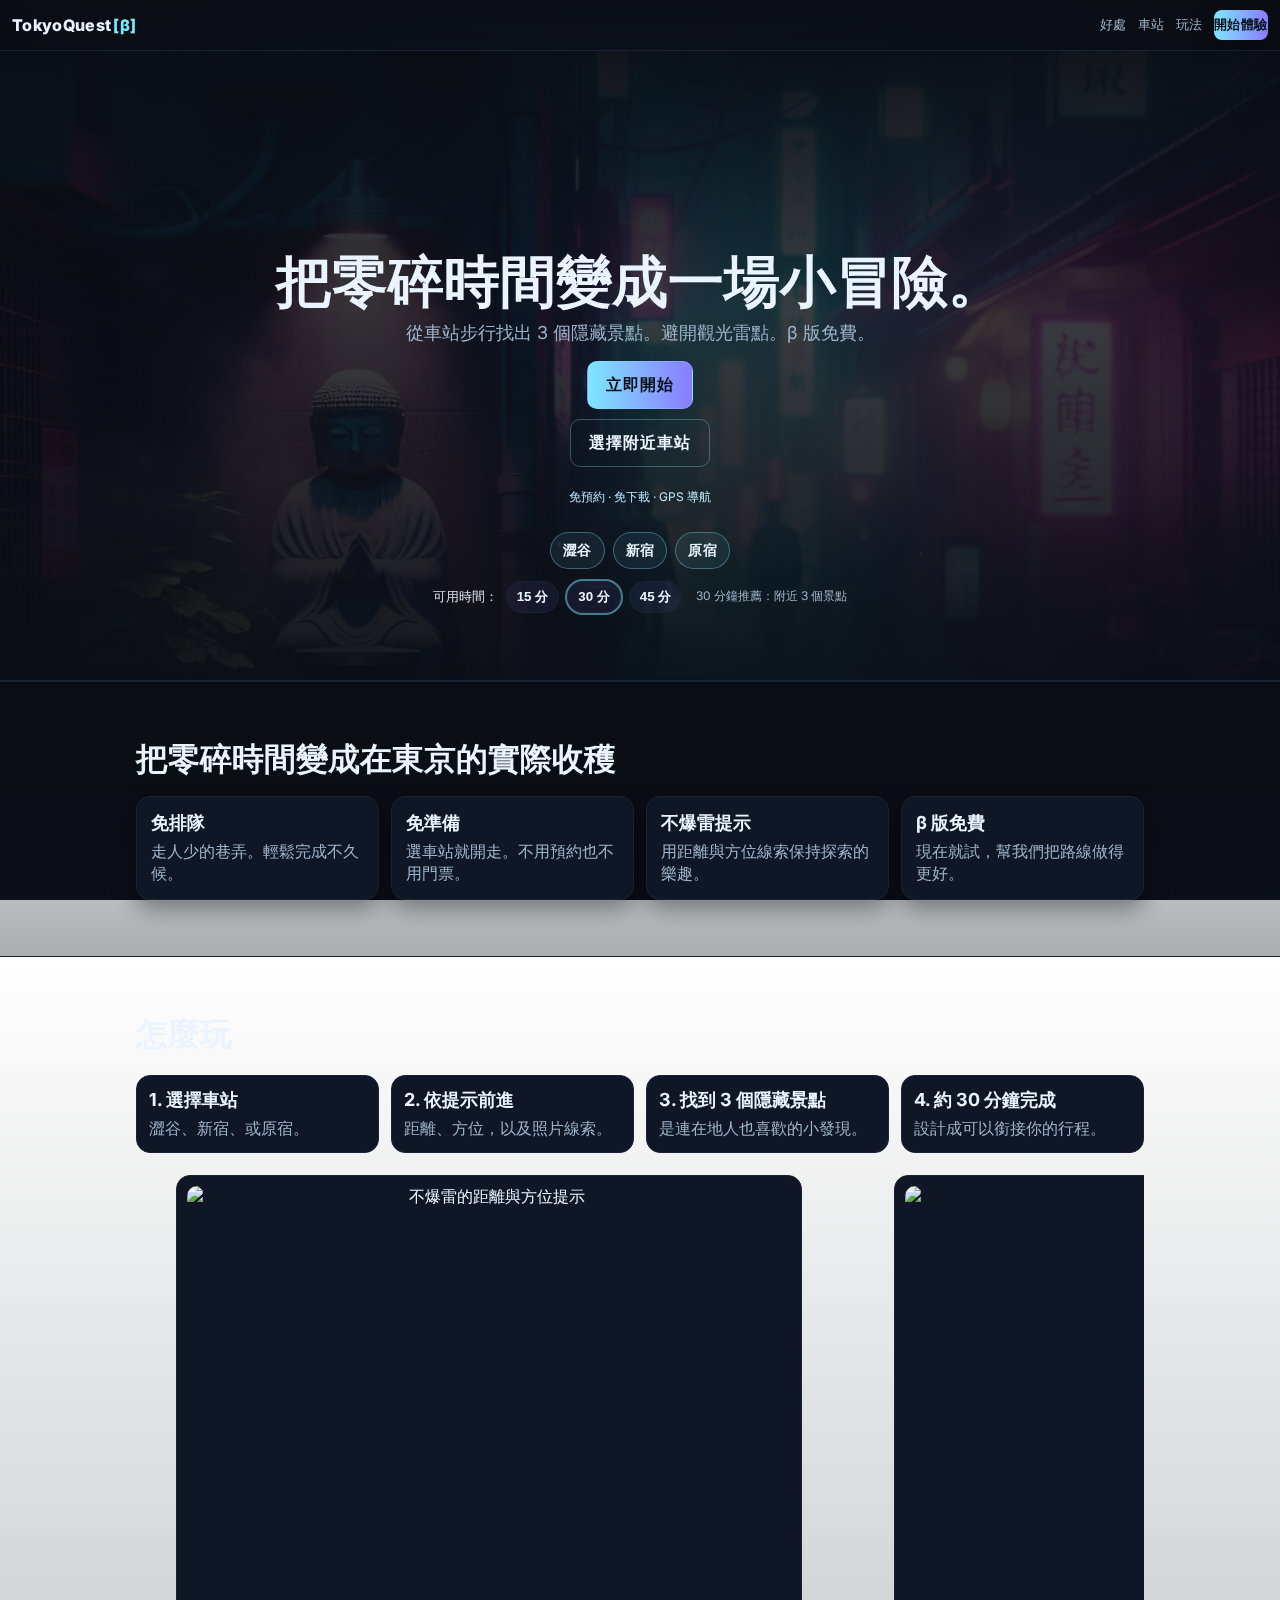
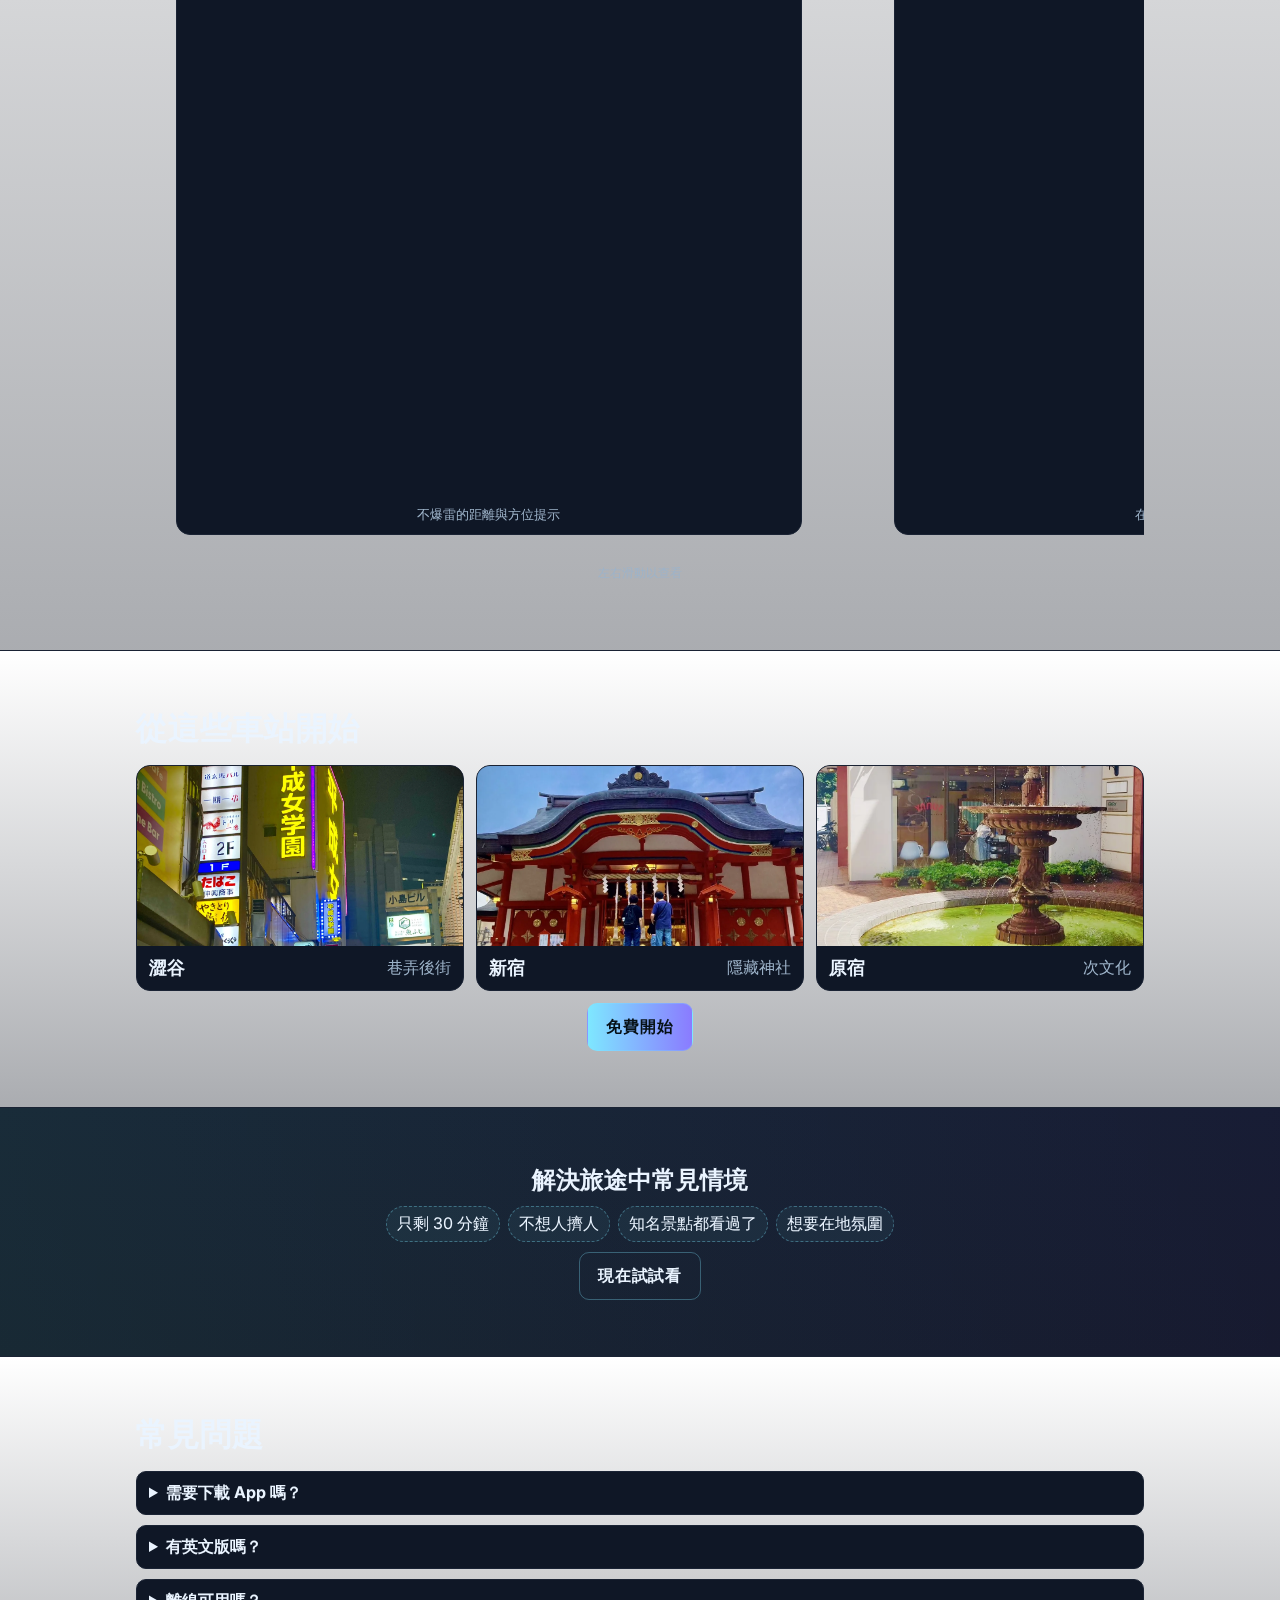
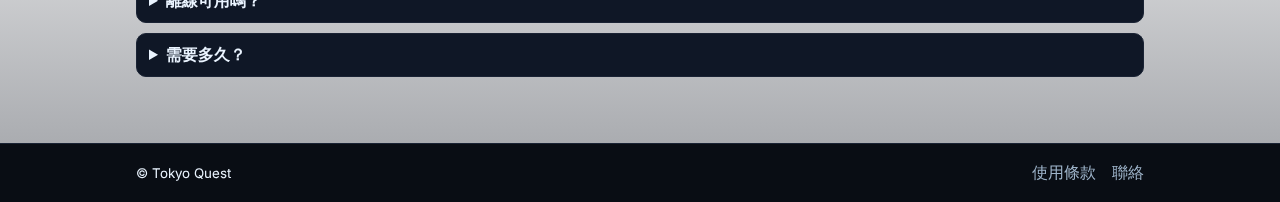
<file: index.html>
<!DOCTYPE html>
<html lang="zh-Hant">
<head>
  <!-- Google tag (gtag.js) -->
<script async src="https://www.googletagmanager.com/gtag/js?id=AW-17149772539"></script>
<script>
  window.dataLayer = window.dataLayer || [];
  function gtag(){dataLayer.push(arguments);}
  gtag('js', new Date());

  gtag('config', 'AW-17149772539');
</script>
  <meta charset="UTF-8" />
  <meta name="viewport" content="width=device-width, initial-scale=1, viewport-fit=cover" />
  <title>Tokyo Quest — 把空檔變成小冒險</title>
  <meta name="description" content="在東京車站附近還有 30 分鐘？選一個任務，走訪 3 個隱藏景點。免預約、免下載。β 版免費。" />

  <!-- Fonts -->
  <link rel="preconnect" href="https://fonts.googleapis.com" />
  <link rel="preconnect" href="https://fonts.gstatic.com" crossorigin />
  <link href="https://fonts.googleapis.com/css2?family=Inter:wght@400;600;700;800&display=swap" rel="stylesheet" />

  <!-- Styles -->
  <link rel="stylesheet" href="./styles-b.css" />

  <!-- Open Graph -->
  <meta property="og:title" content="Tokyo Quest — 把空檔變成小冒險" />
  <meta property="og:description" content="選車站，照提示前進。約 30 分鐘找到 3 個隱藏景點。β 版免費。" />
  <meta property="og:type" content="website" />
  <meta property="og:url" content="https://tokyo-quest.com/zh" />
  <meta property="og:image" content="https://tokyo-quest.com/zh/og-image.jpg" />

  <!-- Favicons (reuse existing PNG) -->
  <link rel="icon" type="image/png" sizes="32x32" href="./favicon.png" />
  <link rel="icon" type="image/png" sizes="192x192" href="./favicon.png" />
  <link rel="apple-touch-icon" href="./favicon.png" />
  <meta name="theme-color" content="#0a0d14" />
  <meta name="apple-mobile-web-app-capable" content="yes" />
  <meta name="format-detection" content="telephone=no" />
</head>
<body>
  <a class="skip-link" href="#main">跳到主內容</a>
  <div class="progress-bar" aria-hidden="true"></div>

  <header class="site-header" role="banner">
    <a class="brand" href="https://tokyo-quest.com/zh" aria-label="Tokyo Quest 首頁">
      <span class="brand-mark">TokyoQuest<span class="beta">[β]</span></span>
    </a>
    <button class="menu-toggle" aria-controls="primary-nav" aria-expanded="false">選單</button>
    <nav id="primary-nav" class="top-nav" aria-label="主導覽">
      <a class="nav-link" href="#benefits">好處</a>
      <a class="nav-link" href="#stations">車站</a>
      <a class="nav-link" href="#how">玩法</a>
      <a class="nav-link cta" href="https://tokyo-quest.com/zh" data-cta="top">開始體驗</a>
    </nav>
  </header>
  <div class="nav-backdrop" hidden></div>

  <!-- HERO -->
  <main id="main">
  <section class="hero" aria-label="主視覺">
    <picture>
      <img class="hero-bg" src="./assets/hero.jpg" alt="" aria-hidden="true" width="1920" height="1080" sizes="100vw" fetchpriority="high" decoding="async" />
    </picture>
    <div class="hero-overlay"></div>
    <div class="hero-inner container">
      <h1>把零碎時間變成一場小冒險。</h1>
      <p class="sub">從車站步行找出 3 個隱藏景點。避開觀光雷點。β 版免費。</p>
      <div class="hero-cta">
        <a class="btn primary" href="https://tokyo-quest.com/zh" data-cta="hero">立即開始</a>
        <a class="btn ghost" href="#stations">選擇附近車站</a>
        <p class="trust">免預約 · 免下載 · GPS 導航</p>
      </div>

      <!-- Quick station pills (primary test lever) -->
      <div class="station-pills" id="stations-quick">
        <a class="pill" data-cta="pill" href="https://tokyo-quest.com/zh/select?location=Shibuya" aria-label="選擇澀谷任務">澀谷</a>
        <a class="pill" data-cta="pill" href="https://tokyo-quest.com/zh/select?location=Shinjuku" aria-label="選擇新宿任務">新宿</a>
        <a class="pill" data-cta="pill" href="https://tokyo-quest.com/zh/select?location=Harajuku" aria-label="選擇原宿任務">原宿</a>
      </div>

      <!-- Time intent switch -->
      <div class="time-band" role="group" aria-label="可用時間">
        <span class="time-label">可用時間：</span>
        <button class="time-btn" data-min="15">15 分</button>
        <button class="time-btn is-active" data-min="30">30 分</button>
        <button class="time-btn" data-min="45">45 分</button>
        <span class="time-hint" id="time-hint">30 分鐘推薦：附近 3 個景點</span>
      </div>
    </div>
  </section>

  <!-- BENEFITS (copy-first) -->
  <section id="benefits" class="section benefits">
    <div class="container">
      <h2 class="section-title">把零碎時間變成在東京的實際收穫</h2>
      <div class="benefit-grid">
        <article class="b-card">
          <h3>免排隊</h3>
          <p>走人少的巷弄。輕鬆完成不久候。</p>
        </article>
        <article class="b-card">
          <h3>免準備</h3>
          <p>選車站就開走。不用預約也不用門票。</p>
        </article>
        <article class="b-card">
          <h3>不爆雷提示</h3>
          <p>用距離與方位線索保持探索的樂趣。</p>
        </article>
        <article class="b-card">
          <h3>β 版免費</h3>
          <p>現在就試，幫我們把路線做得更好。</p>
        </article>
      </div>
    </div>
  </section>

  <!-- HOW IT WORKS -->
  <section id="how" class="section how">
    <div class="container">
      <h2 class="section-title">怎麼玩</h2>
      <ol class="steps">
        <li class="step">
          <h3>1. 選擇車站</h3>
          <p>澀谷、新宿、或原宿。</p>
        </li>
        <li class="step">
          <h3>2. 依提示前進</h3>
          <p>距離、方位，以及照片線索。</p>
        </li>
        <li class="step">
          <h3>3. 找到 3 個隱藏景點</h3>
          <p>是連在地人也喜歡的小發現。</p>
        </li>
        <li class="step">
          <h3>4. 約 30 分鐘完成</h3>
          <p>設計成可以銜接你的行程。</p>
        </li>
      </ol>

      <!-- In-app screenshot carousel -->
      <div class="shots" role="region" aria-label="App 螢幕截圖">
        <figure class="shot">
          <img class="lazy" data-src="./assets/screen-01.webp" alt="不爆雷的距離與方位提示" width="710" height="1075" sizes="(max-width: 720px) 80vw, 420px" />
          <figcaption>不爆雷的距離與方位提示</figcaption>
        </figure>
        <figure class="shot">
          <img class="lazy" data-src="./assets/screen-02.webp" alt="可遊玩區域地圖" width="710" height="1075" sizes="(max-width: 720px) 80vw, 420px" />
          <figcaption>在地圖上查看可遊玩區域</figcaption>
        </figure>
        <figure class="shot">
          <img class="lazy" data-src="./assets/screen-03.webp" alt="每個景點的由來與小故事" width="710" height="1075" sizes="(max-width: 720px) 80vw, 420px" />
          <figcaption>每個景點的由來與小故事</figcaption>
        </figure>
      </div>
      <p class="scroll-hint" aria-hidden="true">左右滑動以查看</p>
    </div>
  </section>

  <!-- STATIONS -->
  <section id="stations" class="section stations">
    <div class="container">
      <h2 class="section-title">從這些車站開始</h2>
      <div class="station-grid">
        <a class="station-card" href="https://tokyo-quest.com/zh/select?location=Shibuya" aria-label="選擇澀谷任務">
          <img src="./assets/playareas-shibuya.webp" alt="澀谷區域" loading="lazy" sizes="(max-width: 720px) 100vw, 33vw" />
          <div class="meta">
            <h3>澀谷</h3>
            <p>巷弄後街</p>
          </div>
        </a>
        <a class="station-card" href="https://tokyo-quest.com/zh/select?location=Shinjuku" aria-label="選擇新宿任務">
          <img src="./assets/playareas-shinjuku.webp" alt="新宿區域" loading="lazy" sizes="(max-width: 720px) 100vw, 33vw" />
          <div class="meta">
            <h3>新宿</h3>
            <p>隱藏神社</p>
          </div>
        </a>
        <a class="station-card" href="https://tokyo-quest.com/zh/select?location=Harajuku" aria-label="選擇原宿任務">
          <img src="./assets/playareas-harajuku.webp" alt="原宿區域" loading="lazy" sizes="(max-width: 720px) 100vw, 33vw" />
          <div class="meta">
            <h3>原宿</h3>
            <p>次文化</p>
          </div>
        </a>
      </div>
      <div class="center">
        <a class="btn primary" href="https://tokyo-quest.com/zh" data-cta="mid">免費開始</a>
      </div>
    </div>
  </section>

  <!-- USE CASES band -->
  <section class="section band">
    <div class="container band-inner">
      <h2 class="band-title">解決旅途中常見情境</h2>
      <ul class="jobs">
        <li>只剩 30 分鐘</li>
        <li>不想人擠人</li>
        <li>知名景點都看過了</li>
        <li>想要在地氛圍</li>
      </ul>
      <a class="btn ghost" href="https://tokyo-quest.com/zh" data-cta="band">現在試試看</a>
    </div>
  </section>

  <!-- FAQ -->
  <section class="section faq">
    <div class="container">
      <h2 class="section-title">常見問題</h2>
      <details>
        <summary>需要下載 App 嗎？</summary>
        <p>不用。直接在瀏覽器執行。</p>
      </details>
      <details>
        <summary>有英文版嗎？</summary>
        <p>有。英語優先提供。</p>
      </details>
      <details>
        <summary>離線可用嗎？</summary>
        <p>需要 GPS 與基本網路連線。</p>
      </details>
      <details>
        <summary>需要多久？</summary>
        <p>每個任務約 30 分鐘。</p>
      </details>
    </div>
  </section>

  <!-- Sticky mobile CTA -->
  <div class="sticky-cta" role="region" aria-label="固定行動呼籲">
    <a class="btn primary" href="https://tokyo-quest.com/zh" data-cta="sticky">免費開始</a>
    <a class="btn ghost small" href="#stations">最近的車站</a>
  </div>

  </main>

  <footer class="site-footer" role="contentinfo">
    <div class="container footer-inner">
      <small>© Tokyo Quest</small>
      <nav aria-label="法務連結">
        <a class="footer-link" href="https://tokyo-quest.com/zh/terms" target="_blank" rel="noreferrer">使用條款</a>
        <a class="footer-link" href="mailto:kanetomo.seihyo@gmail.com">聯絡</a>
      </nav>
    </div>
  </footer>

  <script src="./main-b.js" defer></script>
</body>
</html>
</file>
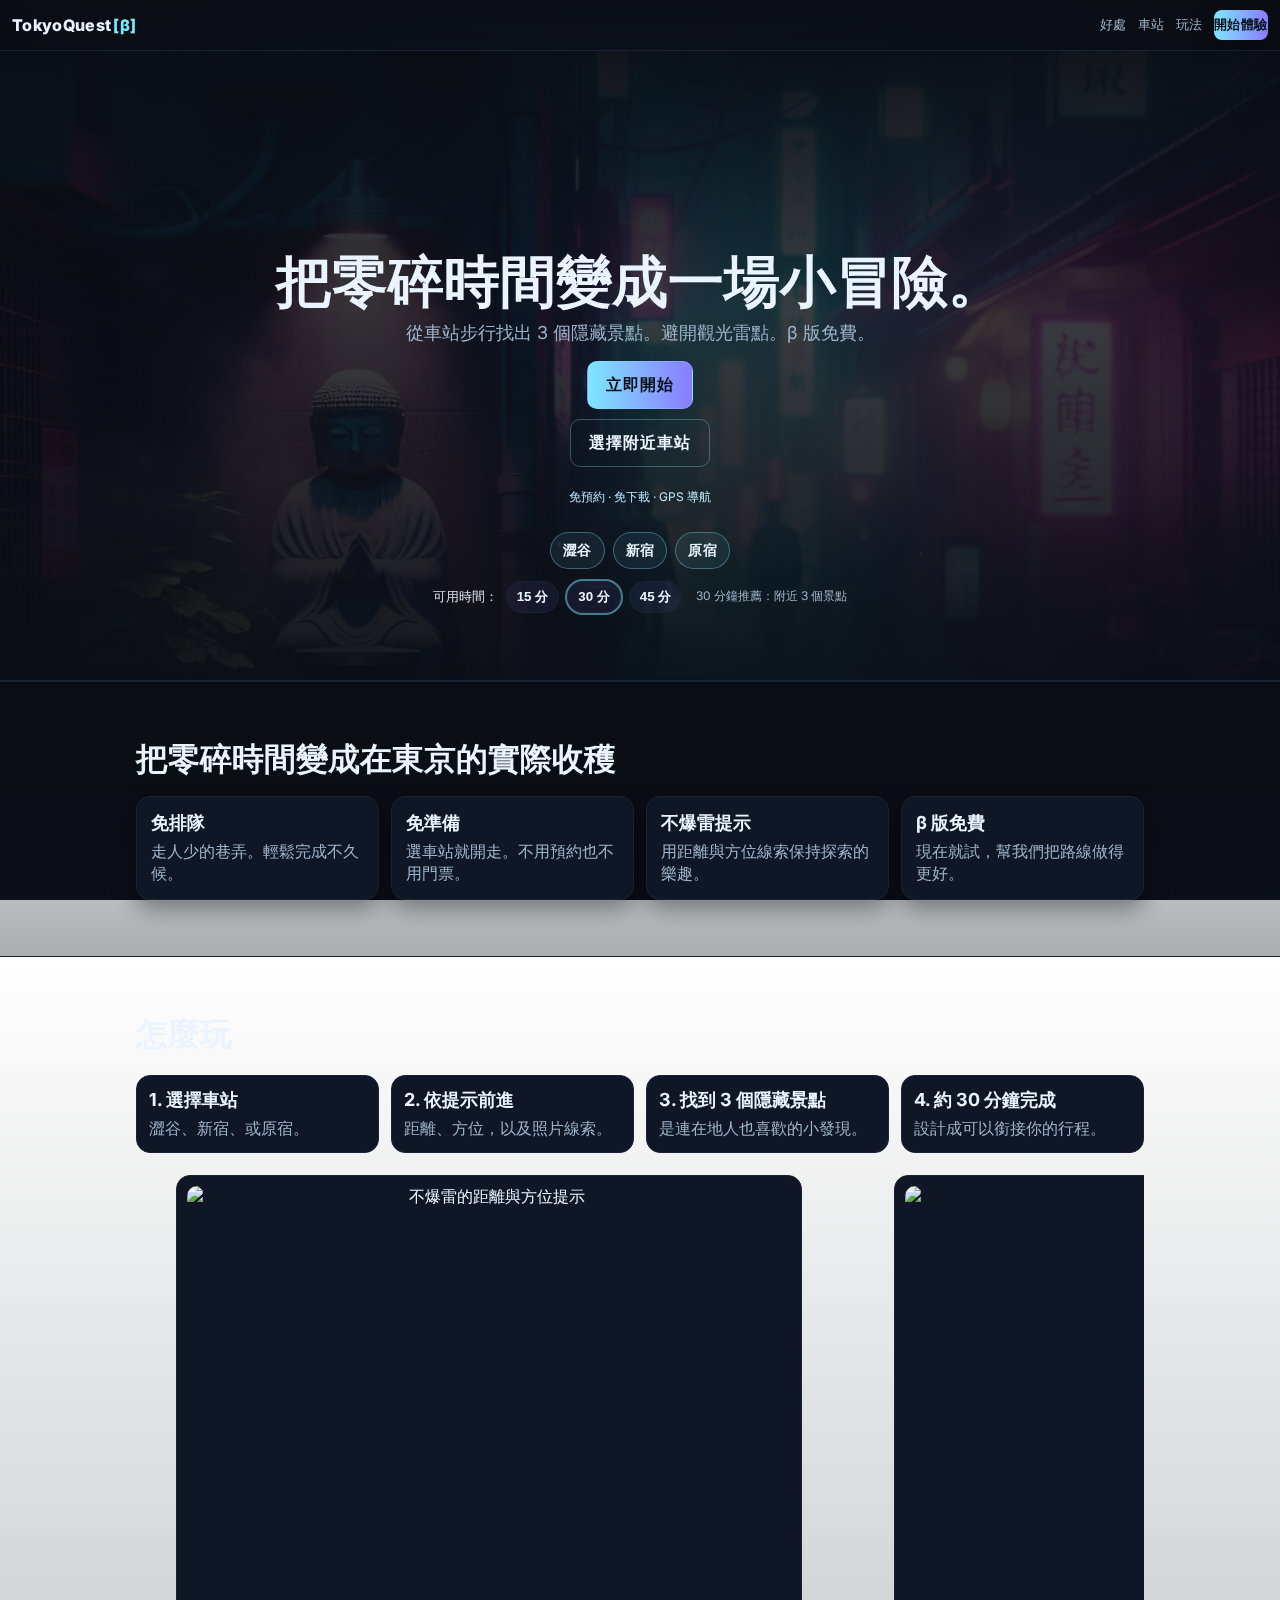
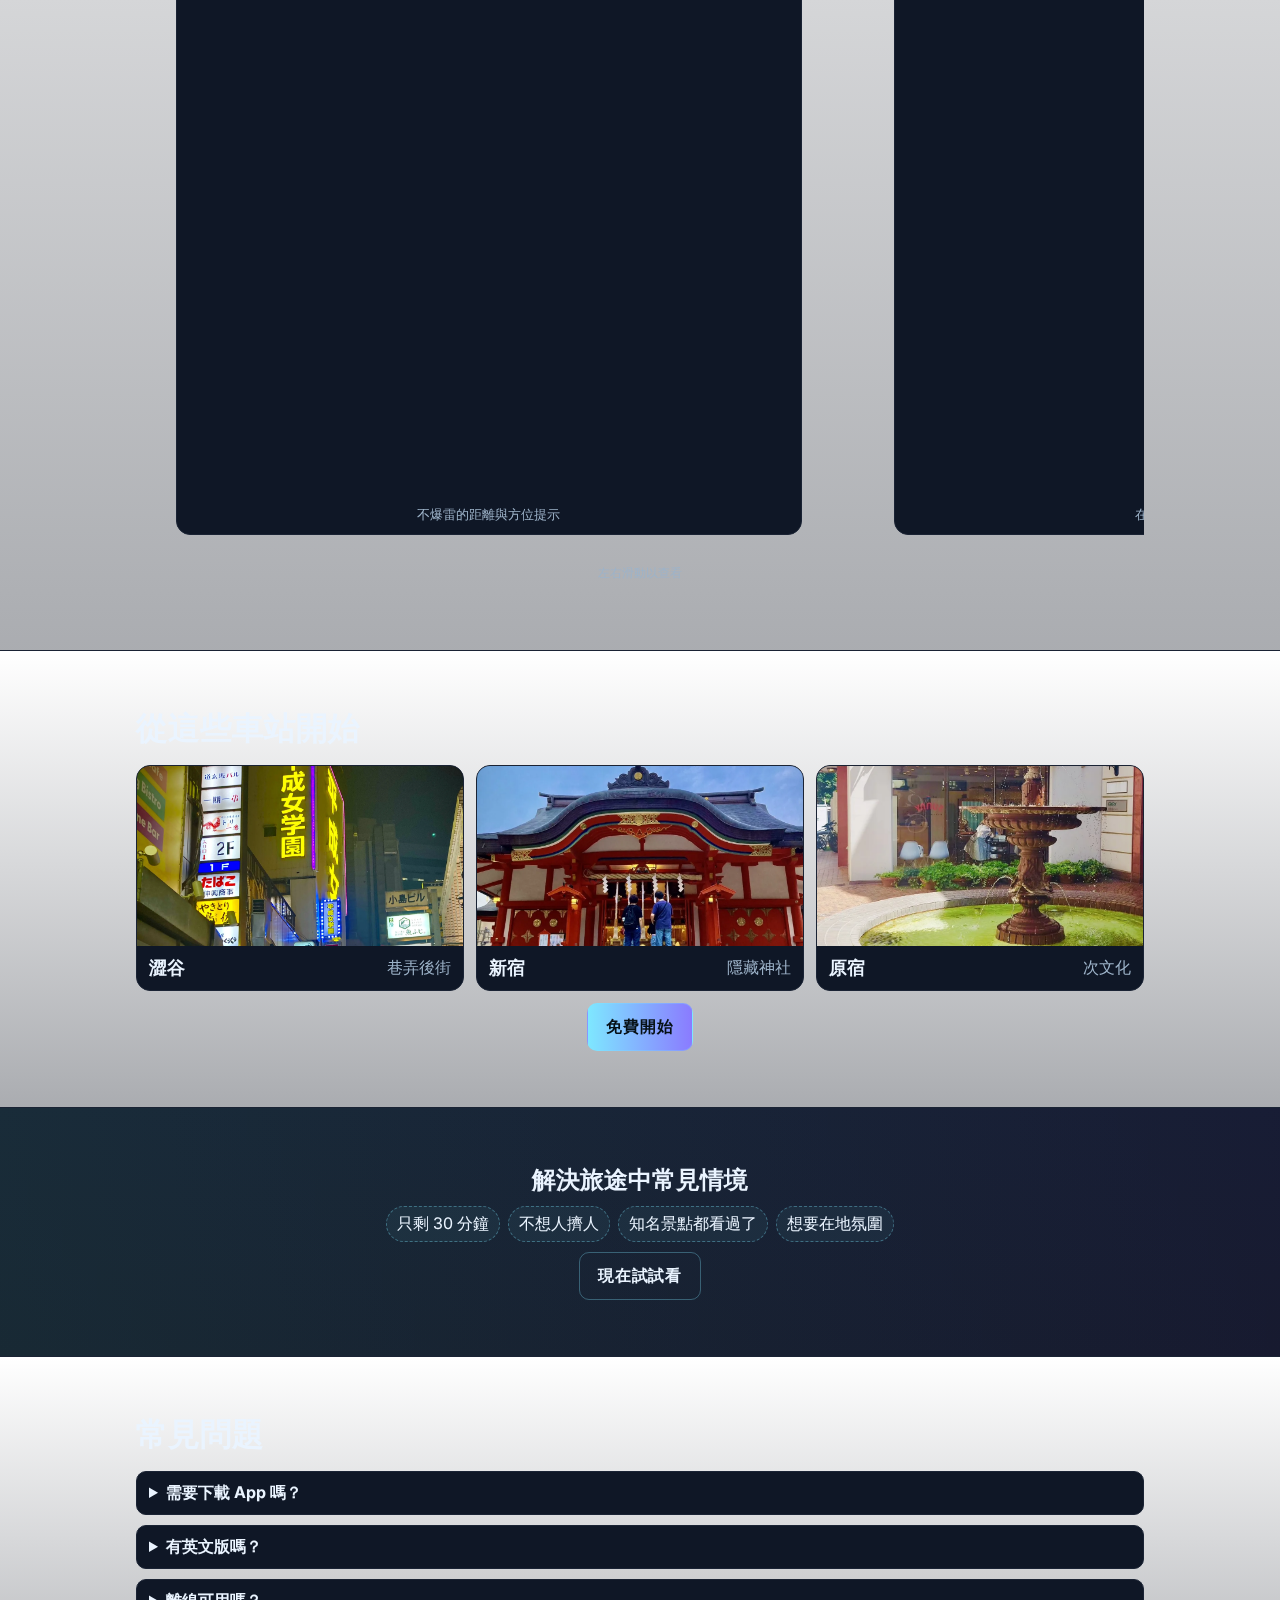
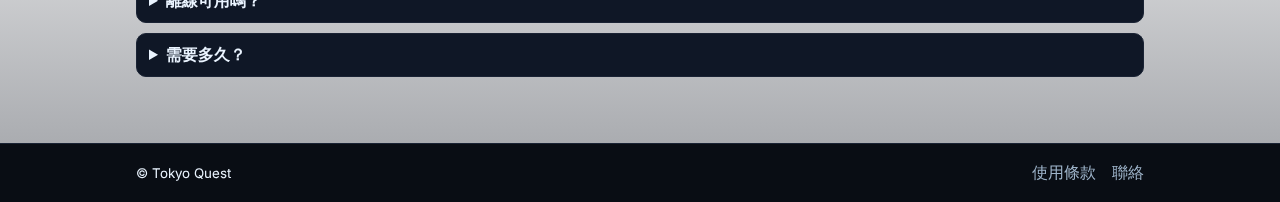
<file: index-b-zh.html>
<!DOCTYPE html>
<html lang="zh-Hant">
<head>
  <meta charset="UTF-8" />
  <meta name="viewport" content="width=device-width, initial-scale=1, viewport-fit=cover" />
  <title>Tokyo Quest — 把空檔變成小冒險</title>
  <meta name="description" content="在東京車站附近還有 30 分鐘？選一個任務，走訪 3 個隱藏景點。免預約、免下載。β 版免費。" />

  <!-- Fonts -->
  <link rel="preconnect" href="https://fonts.googleapis.com" />
  <link rel="preconnect" href="https://fonts.gstatic.com" crossorigin />
  <link href="https://fonts.googleapis.com/css2?family=Inter:wght@400;600;700;800&display=swap" rel="stylesheet" />

  <!-- Styles -->
  <link rel="stylesheet" href="./styles-b.css" />

  <!-- Open Graph -->
  <meta property="og:title" content="Tokyo Quest — 把空檔變成小冒險" />
  <meta property="og:description" content="選車站，照提示前進。約 30 分鐘找到 3 個隱藏景點。β 版免費。" />
  <meta property="og:type" content="website" />
  <meta property="og:url" content="https://tokyo-quest.com/zh" />
  <meta property="og:image" content="https://tokyo-quest.com/zh/og-image.jpg" />

  <!-- Favicons (reuse existing PNG) -->
  <link rel="icon" type="image/png" sizes="32x32" href="./favicon.png" />
  <link rel="icon" type="image/png" sizes="192x192" href="./favicon.png" />
  <link rel="apple-touch-icon" href="./favicon.png" />
  <meta name="theme-color" content="#0a0d14" />
  <meta name="apple-mobile-web-app-capable" content="yes" />
  <meta name="format-detection" content="telephone=no" />
</head>
<body>
  <a class="skip-link" href="#main">跳到主內容</a>
  <div class="progress-bar" aria-hidden="true"></div>

  <header class="site-header" role="banner">
    <a class="brand" href="https://tokyo-quest.com/zh" aria-label="Tokyo Quest 首頁">
      <span class="brand-mark">TokyoQuest<span class="beta">[β]</span></span>
    </a>
    <button class="menu-toggle" aria-controls="primary-nav" aria-expanded="false">選單</button>
    <nav id="primary-nav" class="top-nav" aria-label="主導覽">
      <a class="nav-link" href="#benefits">好處</a>
      <a class="nav-link" href="#stations">車站</a>
      <a class="nav-link" href="#how">玩法</a>
      <a class="nav-link cta" href="https://tokyo-quest.com/zh" data-cta="top">開始體驗</a>
    </nav>
  </header>
  <div class="nav-backdrop" hidden></div>

  <!-- HERO -->
  <main id="main">
  <section class="hero" aria-label="主視覺">
    <picture>
      <img class="hero-bg" src="./assets/hero.jpg" alt="" aria-hidden="true" width="1920" height="1080" sizes="100vw" fetchpriority="high" decoding="async" />
    </picture>
    <div class="hero-overlay"></div>
    <div class="hero-inner container">
      <h1>把零碎時間變成一場小冒險。</h1>
      <p class="sub">從車站步行找出 3 個隱藏景點。避開觀光雷點。β 版免費。</p>
      <div class="hero-cta">
        <a class="btn primary" href="https://tokyo-quest.com/zh" data-cta="hero">立即開始</a>
        <a class="btn ghost" href="#stations">選擇附近車站</a>
        <p class="trust">免預約 · 免下載 · GPS 導航</p>
      </div>

      <!-- Quick station pills (primary test lever) -->
      <div class="station-pills" id="stations-quick">
        <a class="pill" data-cta="pill" href="https://tokyo-quest.com/zh/select?location=Shibuya" aria-label="選擇澀谷任務">澀谷</a>
        <a class="pill" data-cta="pill" href="https://tokyo-quest.com/zh/select?location=Shinjuku" aria-label="選擇新宿任務">新宿</a>
        <a class="pill" data-cta="pill" href="https://tokyo-quest.com/zh/select?location=Harajuku" aria-label="選擇原宿任務">原宿</a>
      </div>

      <!-- Time intent switch -->
      <div class="time-band" role="group" aria-label="可用時間">
        <span class="time-label">可用時間：</span>
        <button class="time-btn" data-min="15">15 分</button>
        <button class="time-btn is-active" data-min="30">30 分</button>
        <button class="time-btn" data-min="45">45 分</button>
        <span class="time-hint" id="time-hint">30 分鐘推薦：附近 3 個景點</span>
      </div>
    </div>
  </section>

  <!-- BENEFITS (copy-first) -->
  <section id="benefits" class="section benefits">
    <div class="container">
      <h2 class="section-title">把零碎時間變成在東京的實際收穫</h2>
      <div class="benefit-grid">
        <article class="b-card">
          <h3>免排隊</h3>
          <p>走人少的巷弄。輕鬆完成不久候。</p>
        </article>
        <article class="b-card">
          <h3>免準備</h3>
          <p>選車站就開走。不用預約也不用門票。</p>
        </article>
        <article class="b-card">
          <h3>不爆雷提示</h3>
          <p>用距離與方位線索保持探索的樂趣。</p>
        </article>
        <article class="b-card">
          <h3>β 版免費</h3>
          <p>現在就試，幫我們把路線做得更好。</p>
        </article>
      </div>
    </div>
  </section>

  <!-- HOW IT WORKS -->
  <section id="how" class="section how">
    <div class="container">
      <h2 class="section-title">怎麼玩</h2>
      <ol class="steps">
        <li class="step">
          <h3>1. 選擇車站</h3>
          <p>澀谷、新宿、或原宿。</p>
        </li>
        <li class="step">
          <h3>2. 依提示前進</h3>
          <p>距離、方位，以及照片線索。</p>
        </li>
        <li class="step">
          <h3>3. 找到 3 個隱藏景點</h3>
          <p>是連在地人也喜歡的小發現。</p>
        </li>
        <li class="step">
          <h3>4. 約 30 分鐘完成</h3>
          <p>設計成可以銜接你的行程。</p>
        </li>
      </ol>

      <!-- In-app screenshot carousel -->
      <div class="shots" role="region" aria-label="App 螢幕截圖">
        <figure class="shot">
          <img class="lazy" data-src="./assets/screen-01.webp" alt="不爆雷的距離與方位提示" width="710" height="1075" sizes="(max-width: 720px) 80vw, 420px" />
          <figcaption>不爆雷的距離與方位提示</figcaption>
        </figure>
        <figure class="shot">
          <img class="lazy" data-src="./assets/screen-02.webp" alt="可遊玩區域地圖" width="710" height="1075" sizes="(max-width: 720px) 80vw, 420px" />
          <figcaption>在地圖上查看可遊玩區域</figcaption>
        </figure>
        <figure class="shot">
          <img class="lazy" data-src="./assets/screen-03.webp" alt="每個景點的由來與小故事" width="710" height="1075" sizes="(max-width: 720px) 80vw, 420px" />
          <figcaption>每個景點的由來與小故事</figcaption>
        </figure>
      </div>
      <p class="scroll-hint" aria-hidden="true">左右滑動以查看</p>
    </div>
  </section>

  <!-- STATIONS -->
  <section id="stations" class="section stations">
    <div class="container">
      <h2 class="section-title">從這些車站開始</h2>
      <div class="station-grid">
        <a class="station-card" href="https://tokyo-quest.com/zh/select?location=Shibuya" aria-label="選擇澀谷任務">
          <img src="./assets/playareas-shibuya.webp" alt="澀谷區域" loading="lazy" sizes="(max-width: 720px) 100vw, 33vw" />
          <div class="meta">
            <h3>澀谷</h3>
            <p>巷弄後街</p>
          </div>
        </a>
        <a class="station-card" href="https://tokyo-quest.com/zh/select?location=Shinjuku" aria-label="選擇新宿任務">
          <img src="./assets/playareas-shinjuku.webp" alt="新宿區域" loading="lazy" sizes="(max-width: 720px) 100vw, 33vw" />
          <div class="meta">
            <h3>新宿</h3>
            <p>隱藏神社</p>
          </div>
        </a>
        <a class="station-card" href="https://tokyo-quest.com/zh/select?location=Harajuku" aria-label="選擇原宿任務">
          <img src="./assets/playareas-harajuku.webp" alt="原宿區域" loading="lazy" sizes="(max-width: 720px) 100vw, 33vw" />
          <div class="meta">
            <h3>原宿</h3>
            <p>次文化</p>
          </div>
        </a>
      </div>
      <div class="center">
        <a class="btn primary" href="https://tokyo-quest.com/zh" data-cta="mid">免費開始</a>
      </div>
    </div>
  </section>

  <!-- USE CASES band -->
  <section class="section band">
    <div class="container band-inner">
      <h2 class="band-title">解決旅途中常見情境</h2>
      <ul class="jobs">
        <li>只剩 30 分鐘</li>
        <li>不想人擠人</li>
        <li>知名景點都看過了</li>
        <li>想要在地氛圍</li>
      </ul>
      <a class="btn ghost" href="https://tokyo-quest.com/zh" data-cta="band">現在試試看</a>
    </div>
  </section>

  <!-- FAQ -->
  <section class="section faq">
    <div class="container">
      <h2 class="section-title">常見問題</h2>
      <details>
        <summary>需要下載 App 嗎？</summary>
        <p>不用。直接在瀏覽器執行。</p>
      </details>
      <details>
        <summary>有英文版嗎？</summary>
        <p>有。英語優先提供。</p>
      </details>
      <details>
        <summary>離線可用嗎？</summary>
        <p>需要 GPS 與基本網路連線。</p>
      </details>
      <details>
        <summary>需要多久？</summary>
        <p>每個任務約 30 分鐘。</p>
      </details>
    </div>
  </section>

  <!-- Sticky mobile CTA -->
  <div class="sticky-cta" role="region" aria-label="固定行動呼籲">
    <a class="btn primary" href="https://tokyo-quest.com/zh" data-cta="sticky">免費開始</a>
    <a class="btn ghost small" href="#stations">最近的車站</a>
  </div>

  </main>

  <footer class="site-footer" role="contentinfo">
    <div class="container footer-inner">
      <small>© Tokyo Quest</small>
      <nav aria-label="法務連結">
        <a class="footer-link" href="https://tokyo-quest.com/zh/terms" target="_blank" rel="noreferrer">使用條款</a>
        <a class="footer-link" href="mailto:kanetomo.seihyo@gmail.com">聯絡</a>
      </nav>
    </div>
  </footer>

  <script src="./main-b.js" defer></script>
</body>
</html>
</file>
<file: styles-b.css>
:root{
  --bg:#0a0d14;
  --bg-2:#0d1320;
  --fg:#eaf4ff;
  --muted:#9db3c9;
  --brand:#7ee7ff;
  --brand-2:#8a7bff;
  --line:#1a2334;
  --card:#0f1726;
  --accent:#00e5ff;
}

*{box-sizing:border-box}
html,body{height:100%}
html{scroll-behavior:smooth}
body{
  margin:0;
  font-family:"Inter", system-ui, -apple-system, Segoe UI, Roboto, Helvetica, Arial, "Noto Sans", "Apple Color Emoji","Segoe UI Emoji";
  color:var(--fg);
  background: radial-gradient(1200px 800px at 50% -10%, #121a2a 0%, var(--bg) 55%) fixed;
  -webkit-font-smoothing:antialiased;
  text-rendering:optimizeLegibility;
}

/* Layout */
.container{max-width:1040px; margin:0 auto; padding:0 16px}
.section{padding:56px 0; border-top:1px solid var(--line); background:linear-gradient(180deg, transparent, rgba(12,18,30,.35))}
.section-title{margin:0 0 14px; font-size: clamp(22px, 4.8vw, 32px)}

.site-header{
  position:sticky; top:0; z-index:10;
  backdrop-filter:saturate(1.2) blur(10px);
  background:linear-gradient(180deg, rgba(10,13,20,.88), rgba(10,13,20,.68));
  border-bottom:1px solid var(--line);
  display:flex; align-items:center; justify-content:space-between;
  padding:10px 12px;
}
.brand{color:var(--fg); text-decoration:none; font-weight:800; letter-spacing:.02em}
.brand-mark{font-size:16px}
.brand .beta{color:var(--brand); margin-left:2px}
.top-nav{display:flex; align-items:center; gap:12px}
.nav-link{color:var(--muted); text-decoration:none; font-size:13px; padding:6px 0}
.nav-link:hover{color:var(--fg)}
.nav-link.cta{
  color:#061016; background:linear-gradient(90deg, var(--brand), var(--brand-2));
  padding:8px 12px; border-radius:8px; font-weight:800; letter-spacing:.04em;
  box-shadow:0 8px 24px rgba(0,0,0,.3);
}

/* Hero */
.hero{position:relative; min-height:70vh; display:grid; align-items:center; overflow:hidden; border-bottom:1px solid var(--line)}
.hero-bg{position:absolute; inset:0; width:100%; height:100%; object-fit:cover; object-position:center 36%; opacity:.5; filter:contrast(1.05) saturate(1.05)}
.hero-overlay{position:absolute; inset:0; background:linear-gradient(180deg, rgba(10,13,20,.92), rgba(10,13,20,.5) 40%, rgba(10,13,20,.85))}
.hero-inner{position:relative; z-index:1; text-align:center}
.hero h1{margin:0 0 10px; font-size: clamp(28px, 6.2vw, 56px); line-height:1.05}
.hero .sub{margin:0 auto 16px; color:var(--muted); max-width:720px; font-size: clamp(14px, 2.8vw, 18px)}
.hero-cta{display:flex; flex-direction:column; align-items:center; gap:10px}
.trust{color:#bfe9ff; font-size:12px}

/* Station pills */
.station-pills{display:flex; gap:8px; justify-content:center; flex-wrap:wrap; margin-top:14px}
.pill{
  display:inline-block; text-decoration:none; color:var(--fg);
  border:1px solid rgba(126,231,255,.35); background:rgba(126,231,255,.08);
  padding:8px 12px; border-radius:999px; font-weight:700; letter-spacing:.02em; font-size:14px;
}
.pill:hover{filter:brightness(1.08)}

/* Time intent band */
.time-band{display:flex; align-items:center; gap:8px; justify-content:center; margin-top:12px}
.time-label{opacity:.9; font-size:13px}
.time-btn{
  border:1px solid var(--line); background:rgba(138,123,255,.08);
  color:var(--fg); border-radius:999px; padding:6px 10px; font-weight:700; cursor:pointer
}
.time-btn.is-active{outline:2px solid rgba(126,231,255,.5)}
.time-hint{font-size:12px; color:var(--muted); margin-left:6px}

/* Benefits */
.benefit-grid{
  display:grid; gap:12px; grid-template-columns:1fr;
}
.b-card{
  background:var(--card); border:1px solid var(--line); border-radius:14px; padding:14px;
  box-shadow:0 8px 24px rgba(0,0,0,.4);
}
.b-card h3{margin:0 0 6px; font-size:18px}
.b-card p{margin:0; color:var(--muted)}

@media (min-width:720px){
  .benefit-grid{grid-template-columns:repeat(4,1fr)}
}

/* How */
.steps{list-style:none; padding:0; margin:18px 0 0; display:grid; gap:12px}
@media (min-width:720px){ .steps{grid-template-columns:repeat(4,1fr)} }
.step{background:var(--card); border:1px solid var(--line); border-radius:14px; padding:12px}
.step h3{margin:0 0 6px; font-size:18px}
.step p{margin:0; color:var(--muted)}

.shots{display:grid; grid-auto-flow:column; grid-auto-columns: clamp(70%, 80vw, 420px); gap:12px; overflow-x:auto; padding:6px 0; scroll-snap-type:x mandatory; -webkit-overflow-scrolling:touch}
.shot{scroll-snap-align:center; background:var(--card); border:1px solid var(--line); border-radius:14px; padding:10px; text-align:center}
.shot img{display:block; width:100%; height:auto; border-radius:10px}
.shot figcaption{margin-top:6px; color:var(--muted); font-size:13px}
.scroll-hint{text-align:center; font-size:12px; color:var(--muted); margin-top:8px}

/* Stations grid */
.station-grid{display:grid; gap:12px}
@media (min-width:720px){ .station-grid{grid-template-columns:repeat(3,1fr)} }
.station-card{display:block; text-decoration:none; color:inherit; background:var(--card); border:1px solid var(--line); border-radius:14px; overflow:hidden; transition:transform .18s ease}
.station-card:hover{transform:translateY(-2px)}
.station-card img{width:100%; height: clamp(140px, 32vw, 200px); object-fit:cover; display:block}
.station-card .meta{display:flex; align-items:center; justify-content:space-between; padding:10px 12px}
.station-card h3{margin:0; font-size:18px}
.station-card p{margin:0; color:var(--muted)}

.center{text-align:center; margin-top:12px}

/* Band */
.band{background:linear-gradient(90deg, rgba(126,231,255,.12), rgba(138,123,255,.1)), linear-gradient(180deg, #0b121e, #0a0f18)}
.band-inner{display:flex; flex-direction:column; align-items:center; gap:10px}
.band-title{margin:0}
.jobs{display:flex; flex-wrap:wrap; gap:8px; padding:0; margin:0; list-style:none; justify-content:center}
.jobs li{border:1px dashed rgba(126,231,255,.35); color:var(--fg); border-radius:999px; padding:6px 10px; background:rgba(126,231,255,.06)}

/* FAQ */
.faq details{background:var(--card); border:1px solid var(--line); border-radius:10px; padding:10px 12px; margin-bottom:10px}
.faq summary{cursor:pointer; font-weight:700}
.faq p{color:var(--muted); margin:.5em 0 0}

/* Buttons */
.btn{display:inline-block; text-decoration:none; border-radius:10px; font-weight:800; text-transform:uppercase; letter-spacing:.06em; padding:12px 18px}
.btn.primary{color:#061016; background:linear-gradient(90deg, var(--brand), var(--brand-2)); border:1px solid rgba(126,231,255,.25)}
.btn.ghost{color:var(--fg); background:transparent; border:1px solid rgba(126,231,255,.32)}
.btn.small{padding:10px 14px}

/* Sticky CTA (mobile) */
.sticky-cta{
  position:sticky; bottom:0; z-index:12; display:flex; gap:8px; justify-content:center;
  padding:10px 12px; background:linear-gradient(180deg, rgba(10,13,20,0), rgba(10,13,20,.9));
  border-top:1px solid var(--line);
}
@media (min-width:900px){ .sticky-cta{display:none} }

/* Footer */
.site-footer{padding:18px 16px; background:#090d14; border-top:1px solid var(--line)}
.footer-inner{max-width:1040px; margin:0 auto; display:flex; align-items:center; justify-content:space-between; gap:10px}
.footer-link{color:var(--muted); text-decoration:none; margin-left:12px}
.footer-link:hover{color:var(--fg)}

/* Progress bar */
.progress-bar{position:fixed; top:0; left:0; height:4px; width:0%; background:linear-gradient(90deg, var(--brand), var(--brand-2)); z-index:9999}

/* Utilities */
@media (max-width:720px){ .section{padding:48px 0} }


/* --- Mobile-first refinements --- */
:root{
  --tap: 48px; /* recommended minimum touch target */
}

@media (max-width:720px){
  body{ font-size: 16px; line-height: 1.5 }
  .container{ padding: 0 14px }
  .site-header{ padding: 8px 10px }
  .nav-link{ padding: 10px 0; font-size: 13px }
  .hero{ min-height: 72svh } /* account for dynamic mobile UI */
  .hero .sub{ font-size: 15px }
  .hero-cta .btn{ width: 100%; min-height: var(--tap) }
  .pill{ padding: 10px 14px; min-height: var(--tap) }
  .time-btn{ padding: 8px 12px; min-height: var(--tap) }
  .b-card{ box-shadow: 0 4px 12px rgba(0,0,0,.32) }
  .station-card img{ height: 160px }
  .sticky-cta .btn{ flex:1; min-height: var(--tap) }
  .jobs li{ padding: 8px 12px }
  .section{ padding: 44px 0 }
}

/* Make pills wrap nicely on small screens */
.station-pills{ row-gap: 10px }

/* Prefer lighter backdrops on mobile for performance */
@media (max-width:720px){
  .site-header{ backdrop-filter: none }
}

/* Reduce heavy backdrops and blurs for better battery life */
.hero-overlay{ background: linear-gradient(180deg, rgba(10,13,20,.94), rgba(10,13,20,.6) 40%, rgba(10,13,20,.9)) }


/* --- Responsive system --- */
:root{ --header-h:56px }

.skip-link{
  position:absolute; left:-9999px; top:auto; width:1px; height:1px; overflow:hidden;
}
.skip-link:focus{
  position:fixed; left:12px; top:12px; width:auto; height:auto; padding:8px 12px;
  background:#fff; color:#000; border-radius:8px; z-index:10000
}

/* Mobile-first nav */
.menu-toggle{
  display:inline-flex; align-items:center; justify-content:center;
  height:40px; padding:0 12px; border-radius:8px;
  background:rgba(126,231,255,.12); color:var(--fg); border:1px solid rgba(126,231,255,.3);
  font-weight:800; letter-spacing:.04em;
}
.top-nav{
  position:fixed; inset:0; padding:calc(var(--header-h) + 12px) 20px 20px;
  background:linear-gradient(180deg, rgba(10,13,20,.98), rgba(10,13,20,.94));
  display:flex; flex-direction:column; gap:12px;
  transform:translateY(-100%); transition:transform .22s ease;
}
.top-nav .nav-link{ font-size:18px; padding:12px 0 }
.nav-backdrop{
  position:fixed; inset:0; background:rgba(0,0,0,.4); backdrop-filter:blur(2px);
}
html:not(.nav-open) .nav-backdrop{ display:none }
html.nav-open .top-nav{ transform:none }
html.nav-open, html.nav-open body{ overflow:hidden }

/* Desktop nav */
@media (min-width: 960px){
  .menu-toggle{ display:none }
  .top-nav{
    position:static; transform:none; transition:none; padding:0; background:transparent;
    flex-direction:row; gap:12px; align-items:center
  }
  .top-nav .nav-link{ font-size:13px; padding:6px 0 }
}

/* Grids and layout breakpoints */
@media (min-width: 480px){
  .station-card img{ height: 180px }
}
@media (min-width: 720px){
  .benefit-grid{ grid-template-columns: repeat(2,1fr) }
  .steps{ grid-template-columns: repeat(2,1fr) }
  .station-grid{ grid-template-columns: repeat(2,1fr) }
}
@media (min-width: 960px){
  .benefit-grid{ grid-template-columns: repeat(4,1fr) }
  .steps{ grid-template-columns: repeat(4,1fr) }
  .station-grid{ grid-template-columns: repeat(3,1fr) }
}

/* Motion preference */
@media (prefers-reduced-motion: reduce){
  *{ animation-duration:0.001ms !important; animation-iteration-count:1 !important; transition-duration:0.001ms !important; scroll-behavior:auto !important }
}


/* --- Sticky CTA center alignment v2 --- */
@media (max-width:720px){
  .sticky-cta{ 
    display:flex !important; 
    align-items:center !important; 
    justify-content:center !important; 
    gap:12px !important; 
    text-align:center !important;
  }
  .sticky-cta .btn{
    flex: 0 0 auto !important;
    width: auto !important;
    white-space: nowrap !important;
  }
}


/* --- Sticky CTA: enforce centered layout and equal widths --- */
@media (max-width: 720px){
  .sticky-cta{
    display: flex;
    justify-content: center;
    align-items: center;
    gap: 12px;
    text-align: center;
    padding: 10px 16px calc(10px + env(safe-area-inset-bottom));
  }
  .sticky-cta .btn{
    flex: 0 0 auto !important;
    width: auto;
    min-width: 156px;
    text-align: center;
  }
  .sticky-cta .btn.small{ /* ensure the ghost button matches size */
    min-width: 156px;
  }
}
</file>
